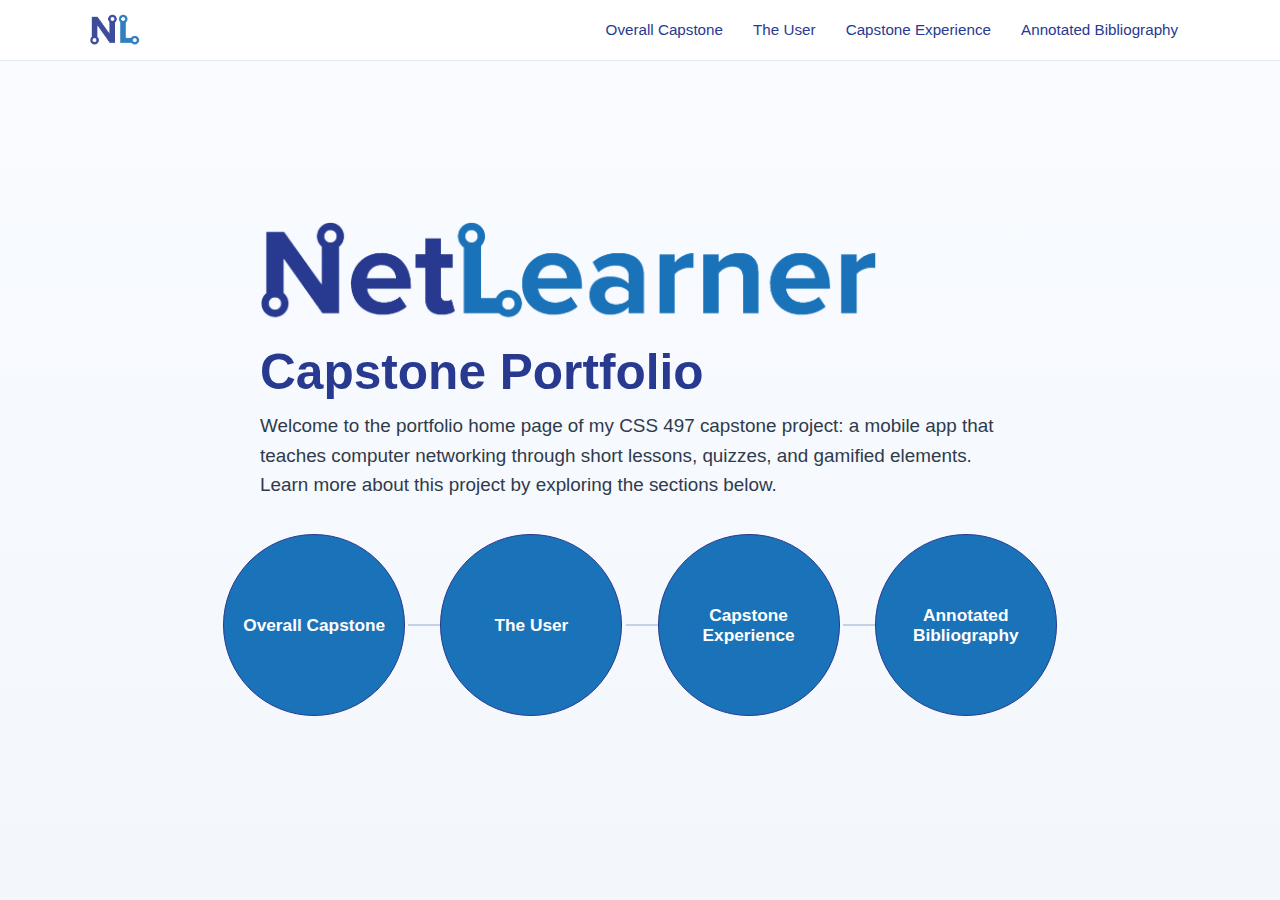
<file: index.html>
﻿<!doctype html>
<html lang="en">
<head>
  <meta charset="utf-8">
  <meta name="viewport" content="width=device-width, initial-scale=1">
  <title>NetLearner Capstone Portfolio</title>
  <link rel="stylesheet" href="styles/main.css">
  <script src="scripts/nav.js" defer></script>
</head>
<body>
  <div id="site-header"></div>

  <main class="home-main">
    <section class="home-hero">
      <div class="home-content">
        <div class="home-intro">
          <img class="home-hero-logo" src="images/netlearner-logo-trans.png" alt="NetLearner logo">
          <h1 class="home-title">Capstone Portfolio</h1>
          <p class="home-description">
            Welcome to the portfolio home page of my CSS 497 capstone project: a mobile app that teaches computer networking through short lessons, quizzes, and gamified elements. Learn more about this project by exploring the sections below.
          </p>
        </div>
        <nav aria-label="Major portfolio pages">
          <ul class="bubble-links">
            <li class="bubble-item"><a class="bubble-link" href="overall-capstone.html">Overall Capstone</a></li>
            <li class="bubble-item"><a class="bubble-link" href="the-user.html">The User</a></li>
            <li class="bubble-item"><a class="bubble-link" href="capstone-experience.html">Capstone Experience</a></li>
            <li class="bubble-item"><a class="bubble-link" href="annotated-bibliography.html">Annotated Bibliography</a></li>
          </ul>
        </nav>
      </div>
    </section>
  </main>
</body>
</html>
</file>
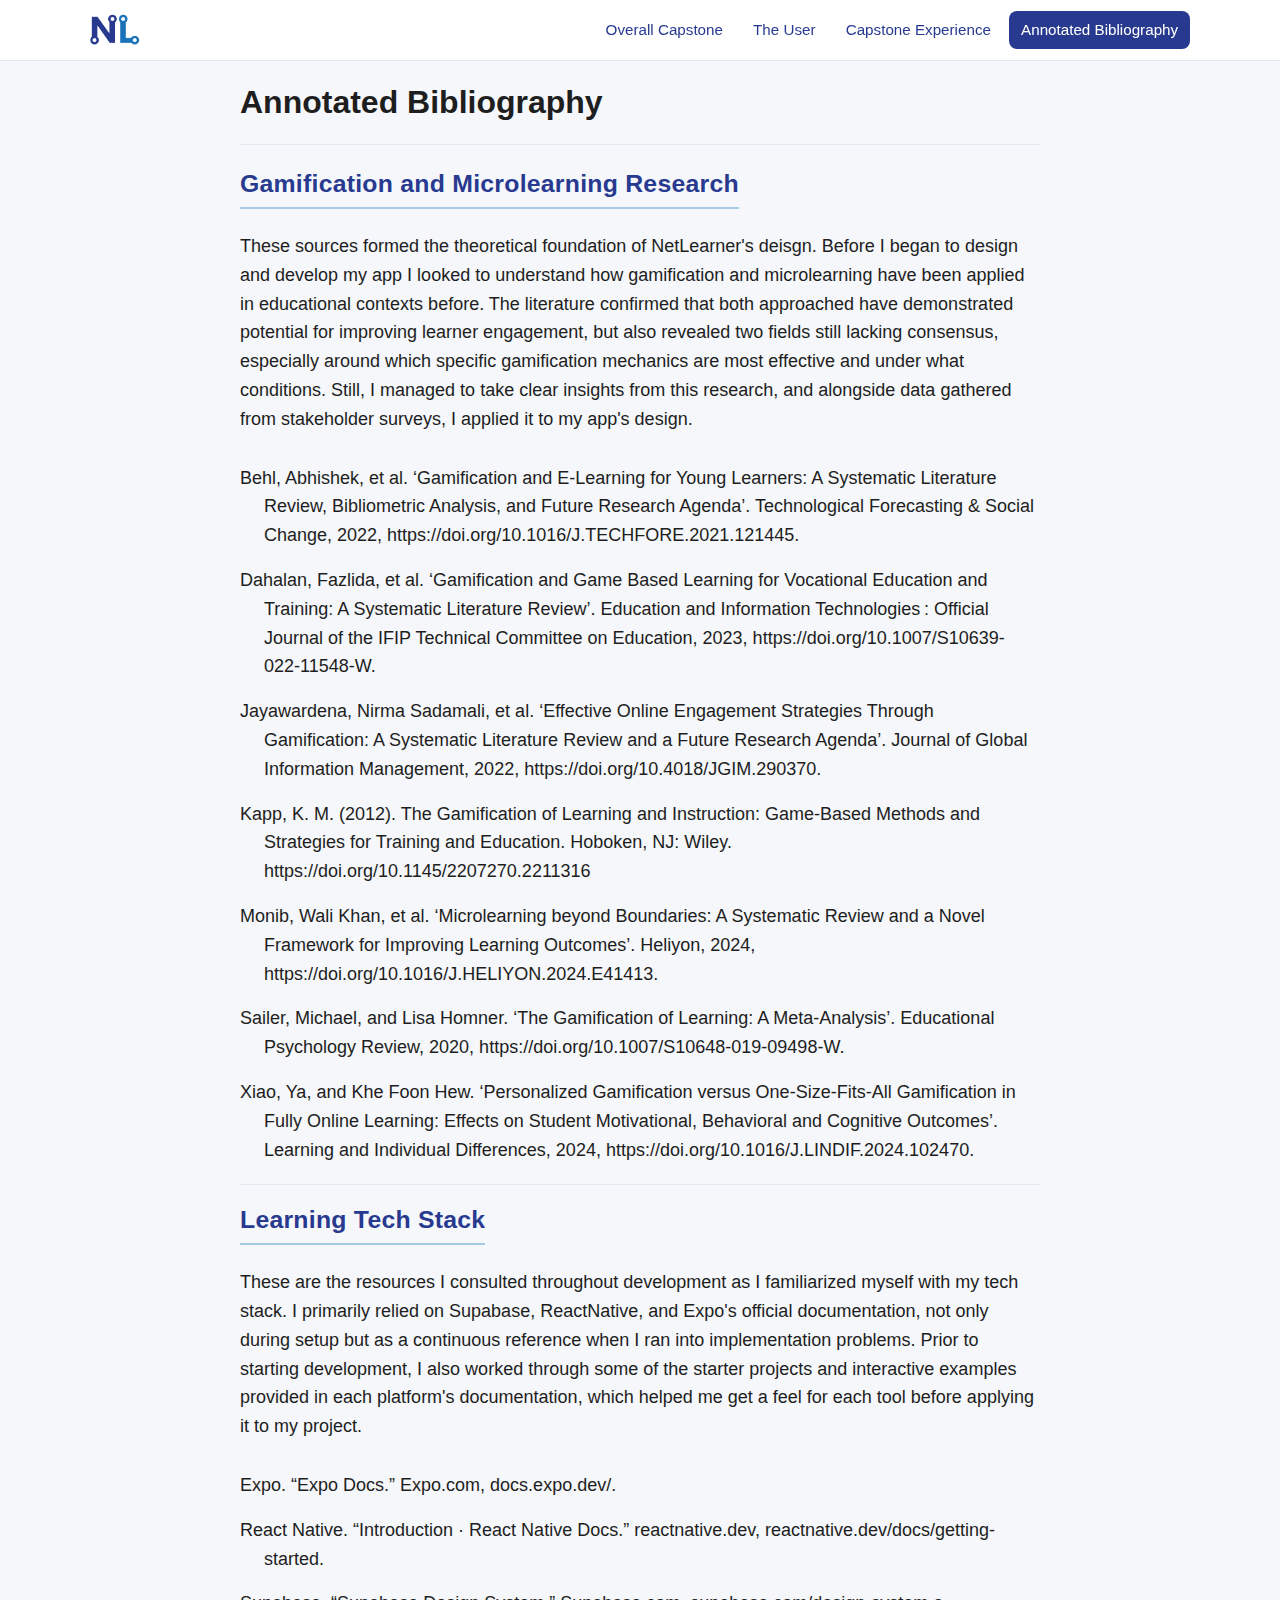
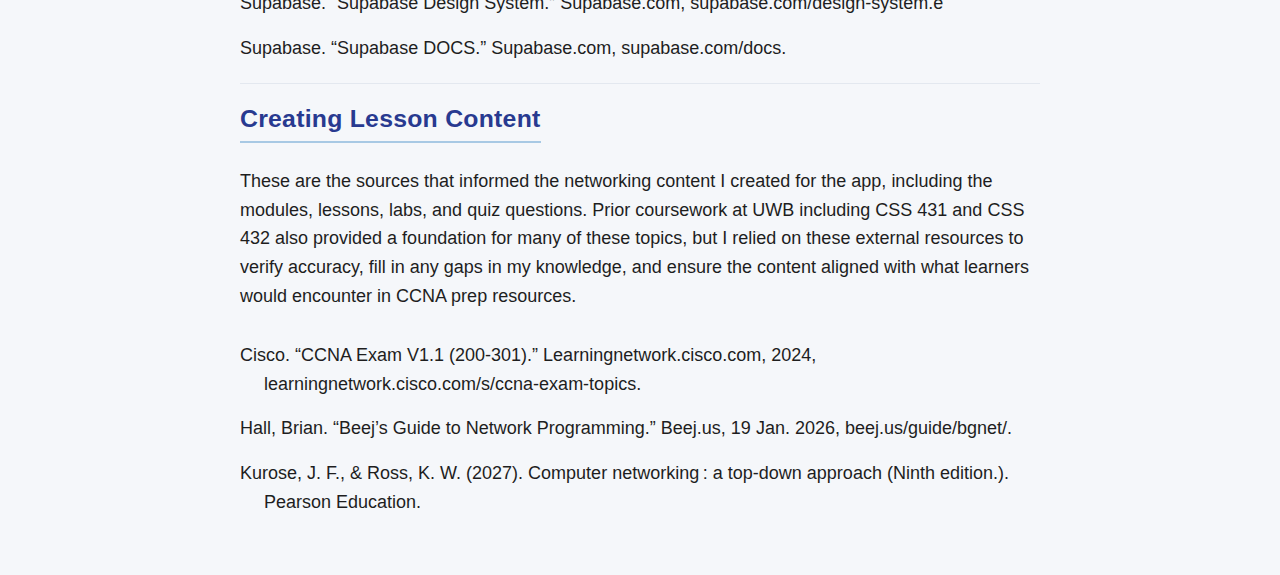
<file: annotated-bibliography.html>
﻿<!doctype html>
<html lang="en">
<head>
  <meta charset="utf-8">
  <meta name="viewport" content="width=device-width, initial-scale=1">
  <title>Annotated Bibliography | NetLearner Capstone Portfolio</title>
  <link rel="stylesheet" href="styles/main.css">
  <script src="scripts/nav.js" defer></script>
</head>
<body class="major-page">
  <div id="site-header"></div>

  <main class="container">
    <section class="page-hero">
      <h1>Annotated Bibliography</h1>
    </section>

    <section class="section-shell">
      <h2>Gamification and Microlearning Research</h2>
      <div class="section-content">
        <p>These sources formed the theoretical foundation of NetLearner's deisgn. Before I began to design and develop my app I looked to understand how gamification and microlearning have been applied in educational contexts before. The literature confirmed that both approached have demonstrated potential for improving learner engagement, but also revealed two fields still lacking consensus, especially around which specific gamification mechanics are most effective and under what conditions. Still, I managed to take clear insights from this research, and alongside data gathered from stakeholder surveys, I applied it to my app's design. </p>
        <p class="citation">Behl, Abhishek, et al. ‘Gamification and E-Learning for Young Learners: A Systematic Literature Review, Bibliometric Analysis, and Future Research Agenda’. Technological Forecasting & Social Change, 2022, https://doi.org/10.1016/J.TECHFORE.2021.121445.</p>
        <p class="citation">Dahalan, Fazlida, et al. ‘Gamification and Game Based Learning for Vocational Education and Training: A Systematic Literature Review’. Education and Information Technologies : Official Journal of the IFIP Technical Committee on Education, 2023, https://doi.org/10.1007/S10639-022-11548-W.</p>
        <p class="citation">Jayawardena, Nirma Sadamali, et al. ‘Effective Online Engagement Strategies Through Gamification: A Systematic Literature Review and a Future Research Agenda’. Journal of Global Information Management, 2022, https://doi.org/10.4018/JGIM.290370.</p>
        <p class="citation">Kapp, K. M. (2012). The Gamification of Learning and Instruction: Game-Based Methods and Strategies for Training and Education. Hoboken, NJ: Wiley. https://doi.org/10.1145/2207270.2211316</p>
        <p class="citation">Monib, Wali Khan, et al. ‘Microlearning beyond Boundaries: A Systematic Review and a Novel Framework for Improving Learning Outcomes’. Heliyon, 2024, https://doi.org/10.1016/J.HELIYON.2024.E41413.</p>
        <p class="citation">Sailer, Michael, and Lisa Homner. ‘The Gamification of Learning: A Meta-Analysis’. Educational Psychology Review, 2020, https://doi.org/10.1007/S10648-019-09498-W.</p>
        <p class="citation">Xiao, Ya, and Khe Foon Hew. ‘Personalized Gamification versus One-Size-Fits-All Gamification in Fully Online Learning: Effects on Student Motivational, Behavioral and Cognitive Outcomes’. Learning and Individual Differences, 2024, https://doi.org/10.1016/J.LINDIF.2024.102470.</p>
      </div>
    </section>

    <section class="section-shell">
      <h2>Learning Tech Stack</h2>
      <div class="section-content">
        <p>These are the resources I consulted throughout development as I familiarized myself with my tech stack. I primarily relied on Supabase, ReactNative, and Expo's official documentation, not only during setup but as a continuous reference when I ran into implementation problems. Prior to starting development, I also worked through some of the starter projects and interactive examples provided in each platform's documentation, which helped me get a feel for each tool before applying it to my project.
        <p class="citation">Expo. “Expo Docs.” Expo.com, docs.expo.dev/.</p>
        <p class="citation">React Native. “Introduction · React Native Docs.” reactnative.dev, reactnative.dev/docs/getting-started.</p>
        <p class="citation">Supabase. “Supabase Design System.” Supabase.com, supabase.com/design-system.e</p>
        <p class="citation">Supabase. “Supabase DOCS.” Supabase.com, supabase.com/docs.</p>
      </div>
    </section>

    <section class="section-shell">
      <h2>Creating Lesson Content</h2>
      <div class="section-content">
        <p>These are the sources that informed the networking content I created for the app, including the modules, lessons, labs, and quiz questions. Prior coursework at UWB including CSS 431 and CSS 432 also provided a foundation for many of these topics, but I relied on these external resources to verify accuracy, fill in any gaps in my knowledge, and ensure the content aligned with what learners would encounter in CCNA prep resources.</p>
        <p class="citation">Cisco. “CCNA Exam V1.1 (200-301).” Learningnetwork.cisco.com, 2024, learningnetwork.cisco.com/s/ccna-exam-topics.</p>
        <p class="citation">Hall, Brian. “Beej’s Guide to Network Programming.” Beej.us, 19 Jan. 2026, beej.us/guide/bgnet/.</p>
        <p class="citation">Kurose, J. F., & Ross, K. W. (2027). Computer networking : a top-down approach (Ninth edition.). Pearson Education.</p>
        
      </div>
    </section>

  </main>
</body>
</html>
</file>
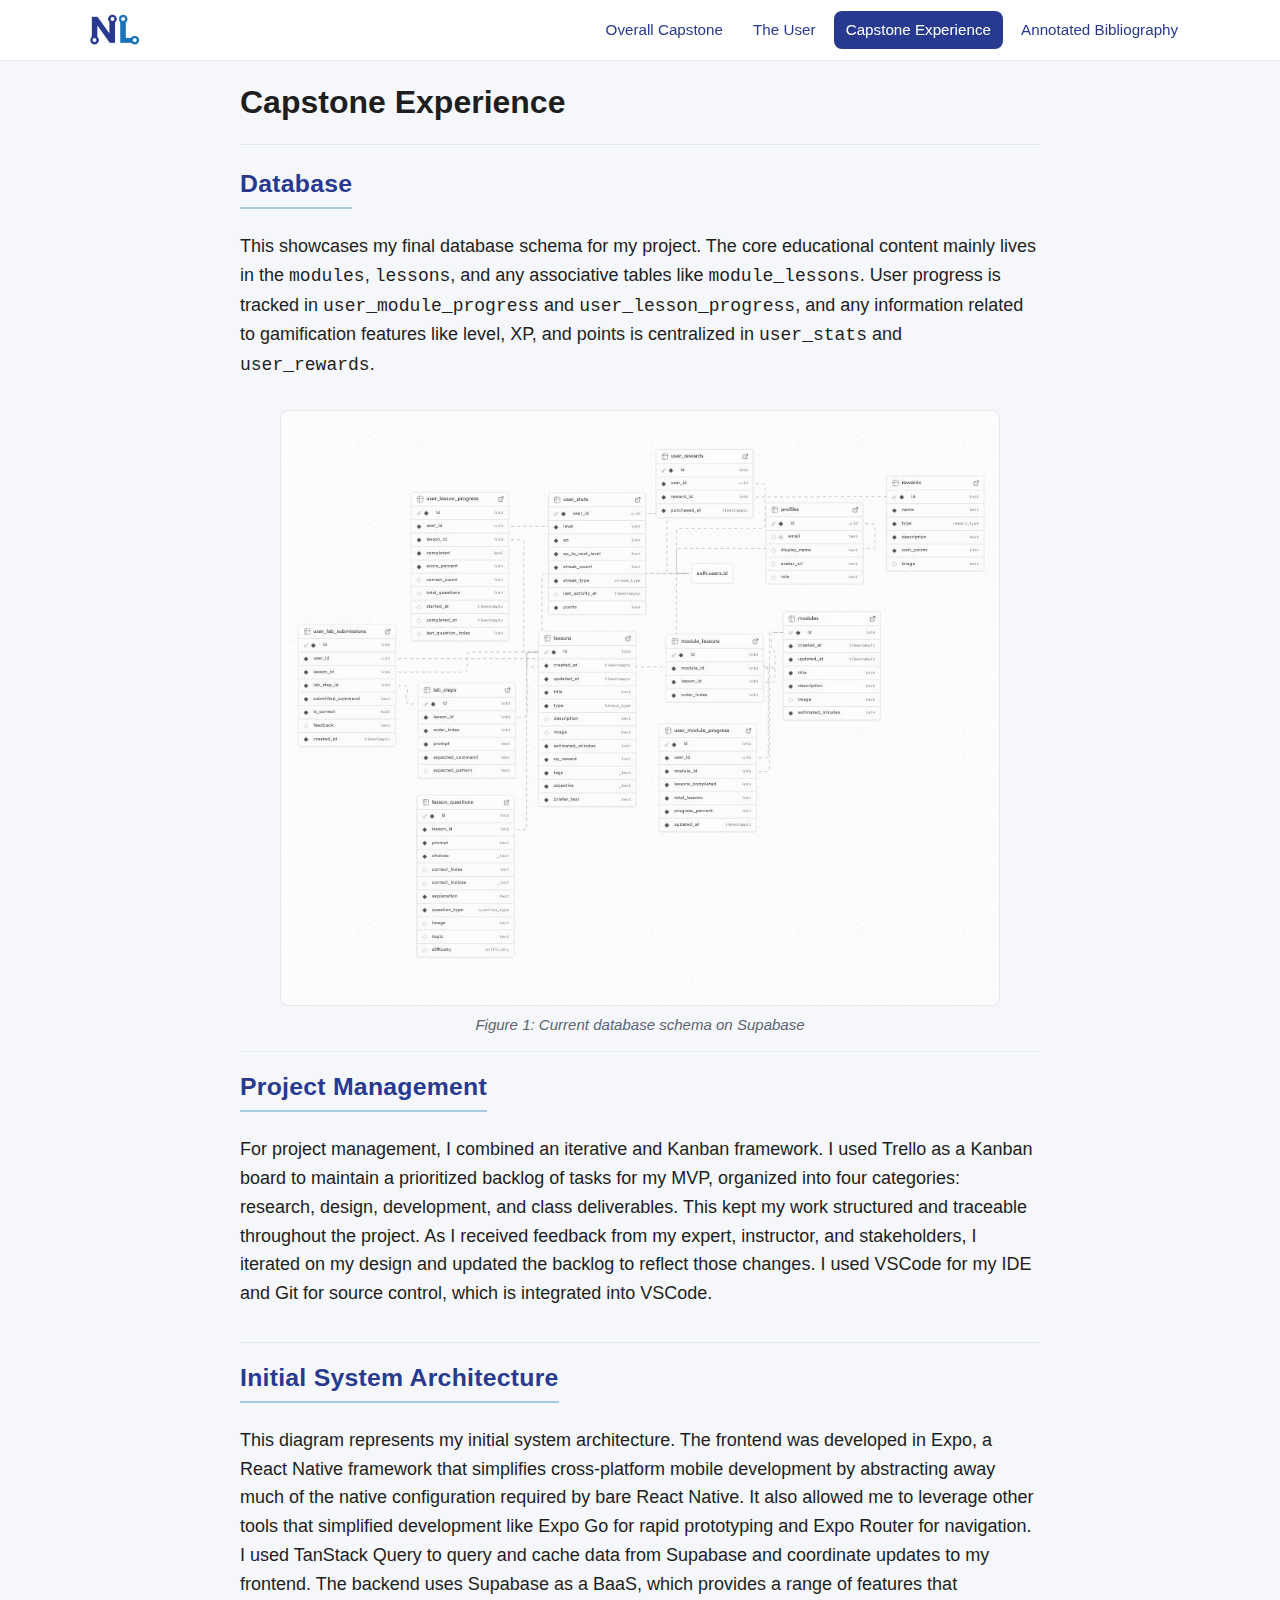
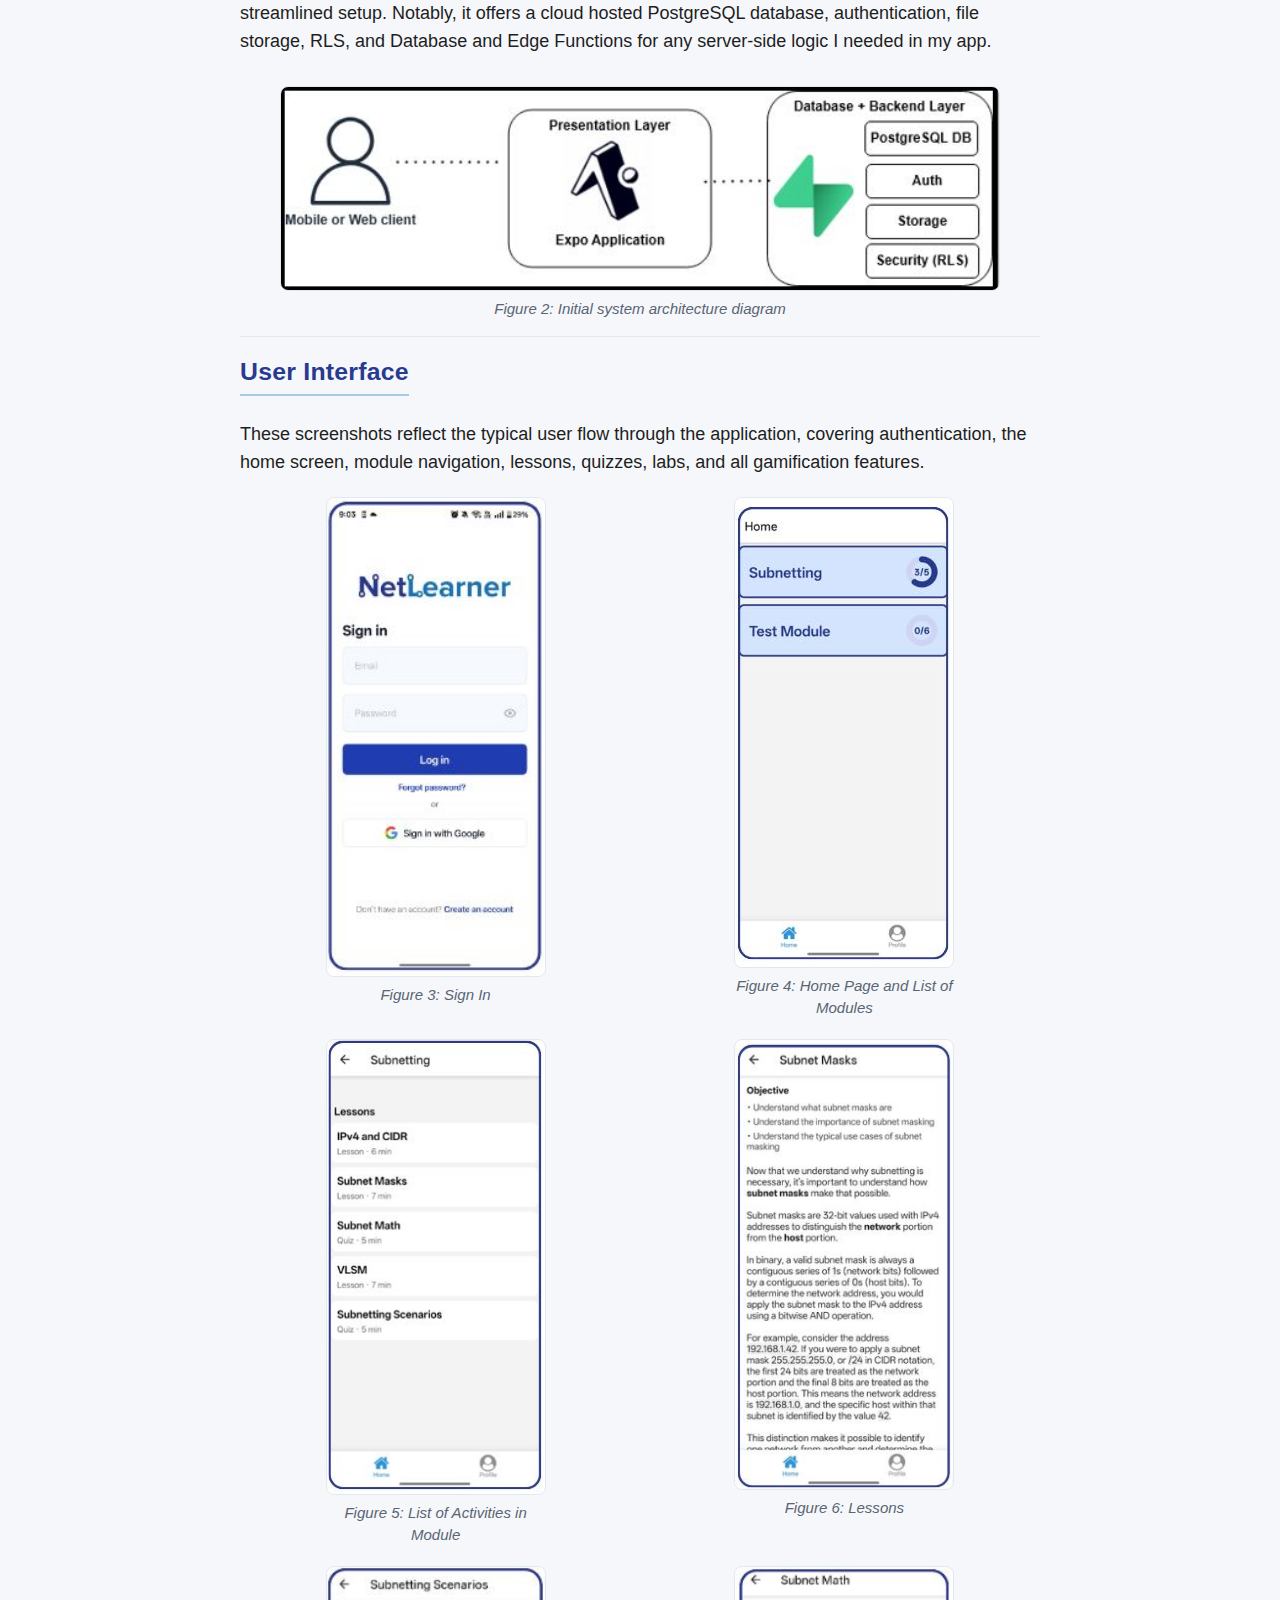
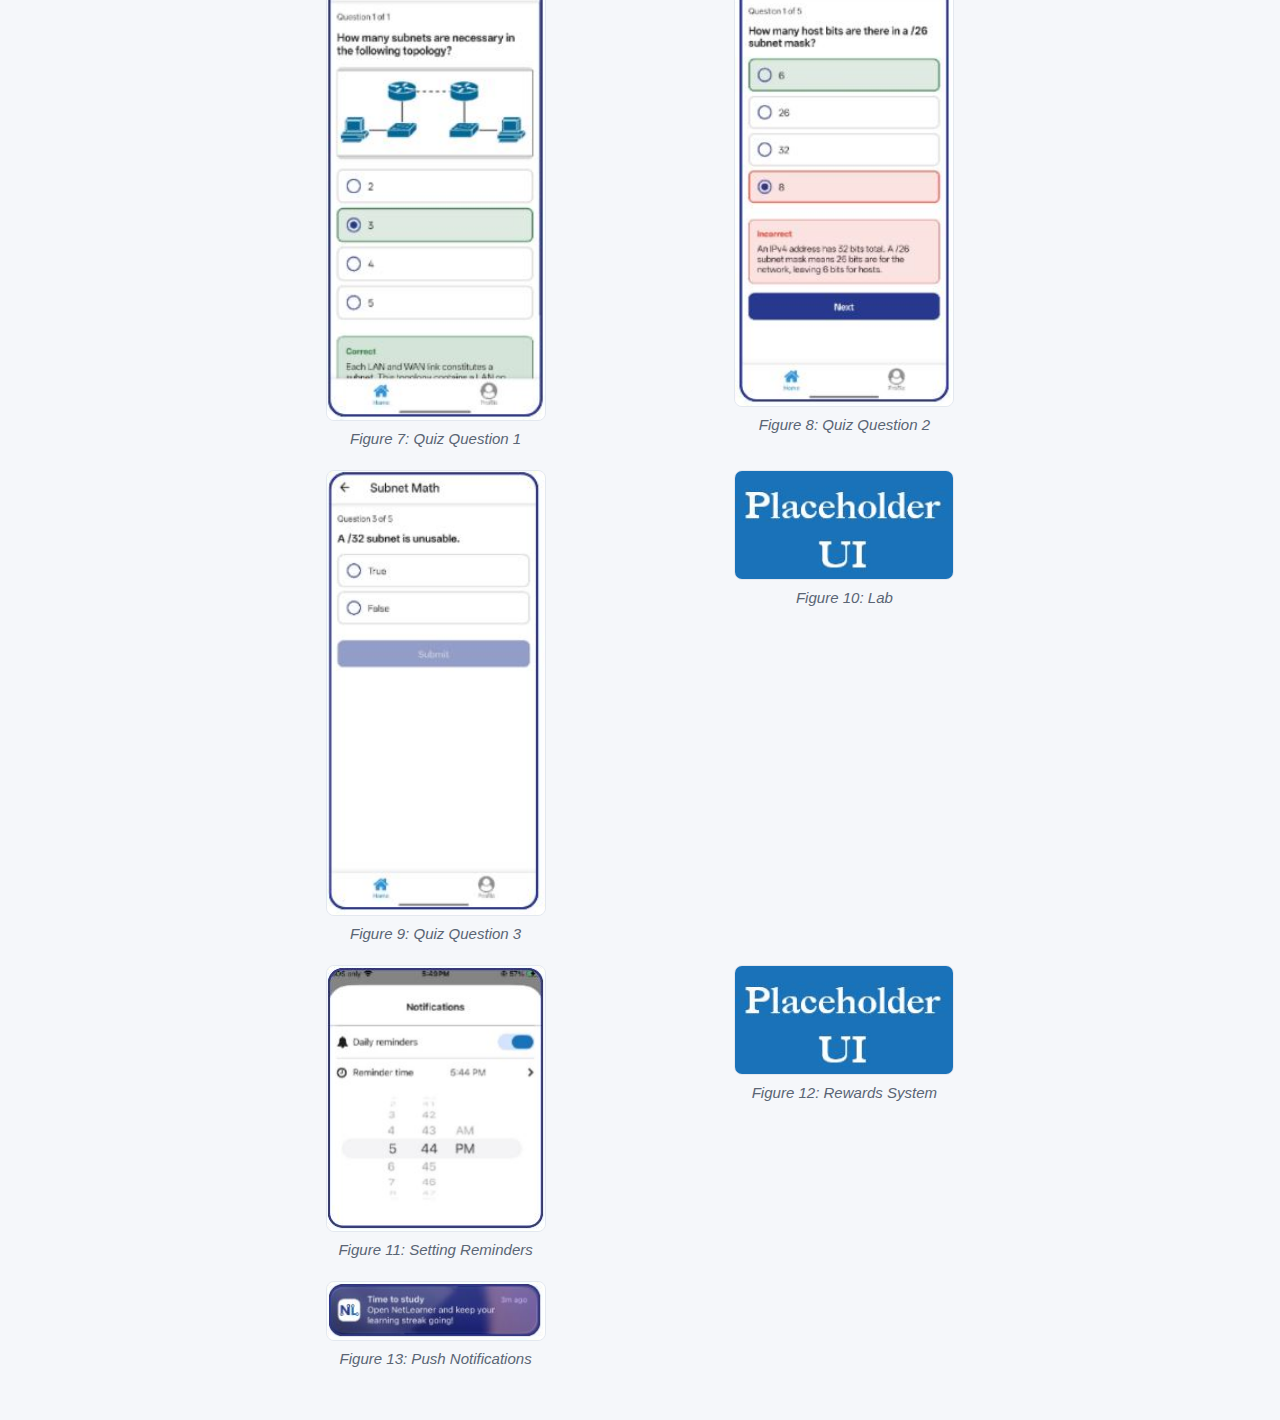
<file: capstone-experience.html>
﻿<!doctype html>
<html lang="en">
<head>
  <meta charset="utf-8">
  <meta name="viewport" content="width=device-width, initial-scale=1">
  <title>Capstone Experience | NetLearner Capstone Portfolio</title>
  <link rel="stylesheet" href="styles/main.css">
  <script src="scripts/nav.js" defer></script>
</head>
<body class="major-page">
  <div id="site-header"></div>

  <main class="container">
    <section class="page-hero">
      <h1>Capstone Experience</h1>
    </section>

    <section class="section-shell">
      <h2>Database</h2>
      <div class="section-content">
        <p>
          This showcases my final database schema for my project. The core educational content mainly lives in the <code>modules</code>, <code>lessons</code>, and any associative tables like <code>module_lessons</code>. User progress is tracked in <code>user_module_progress</code> and <code>user_lesson_progress</code>, and any information related to gamification features like level, XP, and points is centralized in <code>user_stats</code> and <code>user_rewards</code>.
        </p>
        <figure class="content-figure">
          <img src="images/supabaseimg1.JPG" alt="Final database schema" class="content-image">
          <figcaption>Figure 1: Current database schema on Supabase</figcaption>
        </figure>
      </div>
    </section>

    <section class="section-shell">
      <h2>Project Management</h2>
      <div class="section-content">
        <p>
          For project management, I combined an iterative and Kanban framework. I used Trello as a Kanban board to maintain a prioritized backlog of tasks for my MVP, organized into four categories: research, design, development, and class deliverables. This kept my work structured and traceable throughout the project. As I received feedback from my expert, instructor, and stakeholders, I iterated on my design and updated the backlog to reflect those changes. I used VSCode for my IDE and Git for source control, which is integrated into VSCode.
        </p>
      </div>
    </section>

    <section class="section-shell">
      <h2>Initial System Architecture</h2>
      <div class="section-content">
        <p>
          This diagram represents my initial system architecture. The frontend was developed in Expo, a React Native framework that simplifies cross-platform mobile development by abstracting away much of the native configuration required by bare React Native. It also allowed me to leverage other tools that simplified development like Expo Go for rapid prototyping and Expo Router for navigation. I used TanStack Query to query and cache data from Supabase and coordinate updates to my frontend. The backend uses Supabase as a BaaS, which provides a range of features that streamlined setup. Notably, it offers a cloud hosted PostgreSQL database, authentication, file storage, RLS, and Database and Edge Functions for any server-side logic I needed in my app.
        </p>
        <figure class="content-figure">
          <img src="images/initialarchitecture.JPG" alt="Initial system architecture" class="content-image">
          <figcaption>Figure 2: Initial system architecture diagram</figcaption>
        </figure>
      </div>
    </section>

    <section class="section-shell">
      <h2>User Interface</h2>
      <div class="section-content ui-gallery">
        <p>
          These screenshots reflect the typical user flow through the application, covering authentication, the home screen, module navigation, lessons, quizzes, labs, and all gamification features.
        </p>
        <figure class="content-figure">
          <img src="images/screen_signin.JPG" class="content-image">
          <figcaption>Figure 3: Sign In</figcaption>
        </figure>
        <figure class="content-figure">
          <img src="images/screen_modules.JPG" class="content-image">
          <figcaption>Figure 4: Home Page and List of Modules</figcaption>
        </figure>
        <figure class="content-figure">
          <img src="images/screen_lessonlist.JPG" class="content-image">
          <figcaption>Figure 5: List of Activities in Module</figcaption>
        </figure>
        <figure class="content-figure">
          <img src="images/screen_lessons.JPG" class="content-image">
          <figcaption>Figure 6: Lessons</figcaption>
        </figure>
        <figure class="content-figure">
          <img src="images/screen_multiplechoice.JPG" class="content-image">
          <figcaption>Figure 7: Quiz Question 1</figcaption>
        </figure>
                <figure class="content-figure">
          <img src="images/screen_multiplechoicewron.JPG" class="content-image">
          <figcaption>Figure 8: Quiz Question 2</figcaption>
        </figure>
        <figure class="content-figure">
          <img src="images/screen_truefalse.JPG" class="content-image">
          <figcaption>Figure 9: Quiz Question 3</figcaption>
        </figure>
        <figure class="content-figure">
          <img src="images/wip.JPG" class="content-image">
          <figcaption>Figure 10: Lab</figcaption>
        </figure>
        <figure class="content-figure">
          <img src="images/screen_reminders.JPG" class="content-image">
          <figcaption>Figure 11: Setting Reminders</figcaption>
        </figure>
        <figure class="content-figure">
          <img src="images/wip.JPG" class="content-image">
          <figcaption>Figure 12: Rewards System</figcaption>
        </figure>
        <figure class="content-figure">
          <img src="images/screen_notifications.JPG" class="content-image">
          <figcaption>Figure 13: Push Notifications</figcaption>
        </figure>
      </div>
    </section>
  </main>
</body>
</html>
</file>
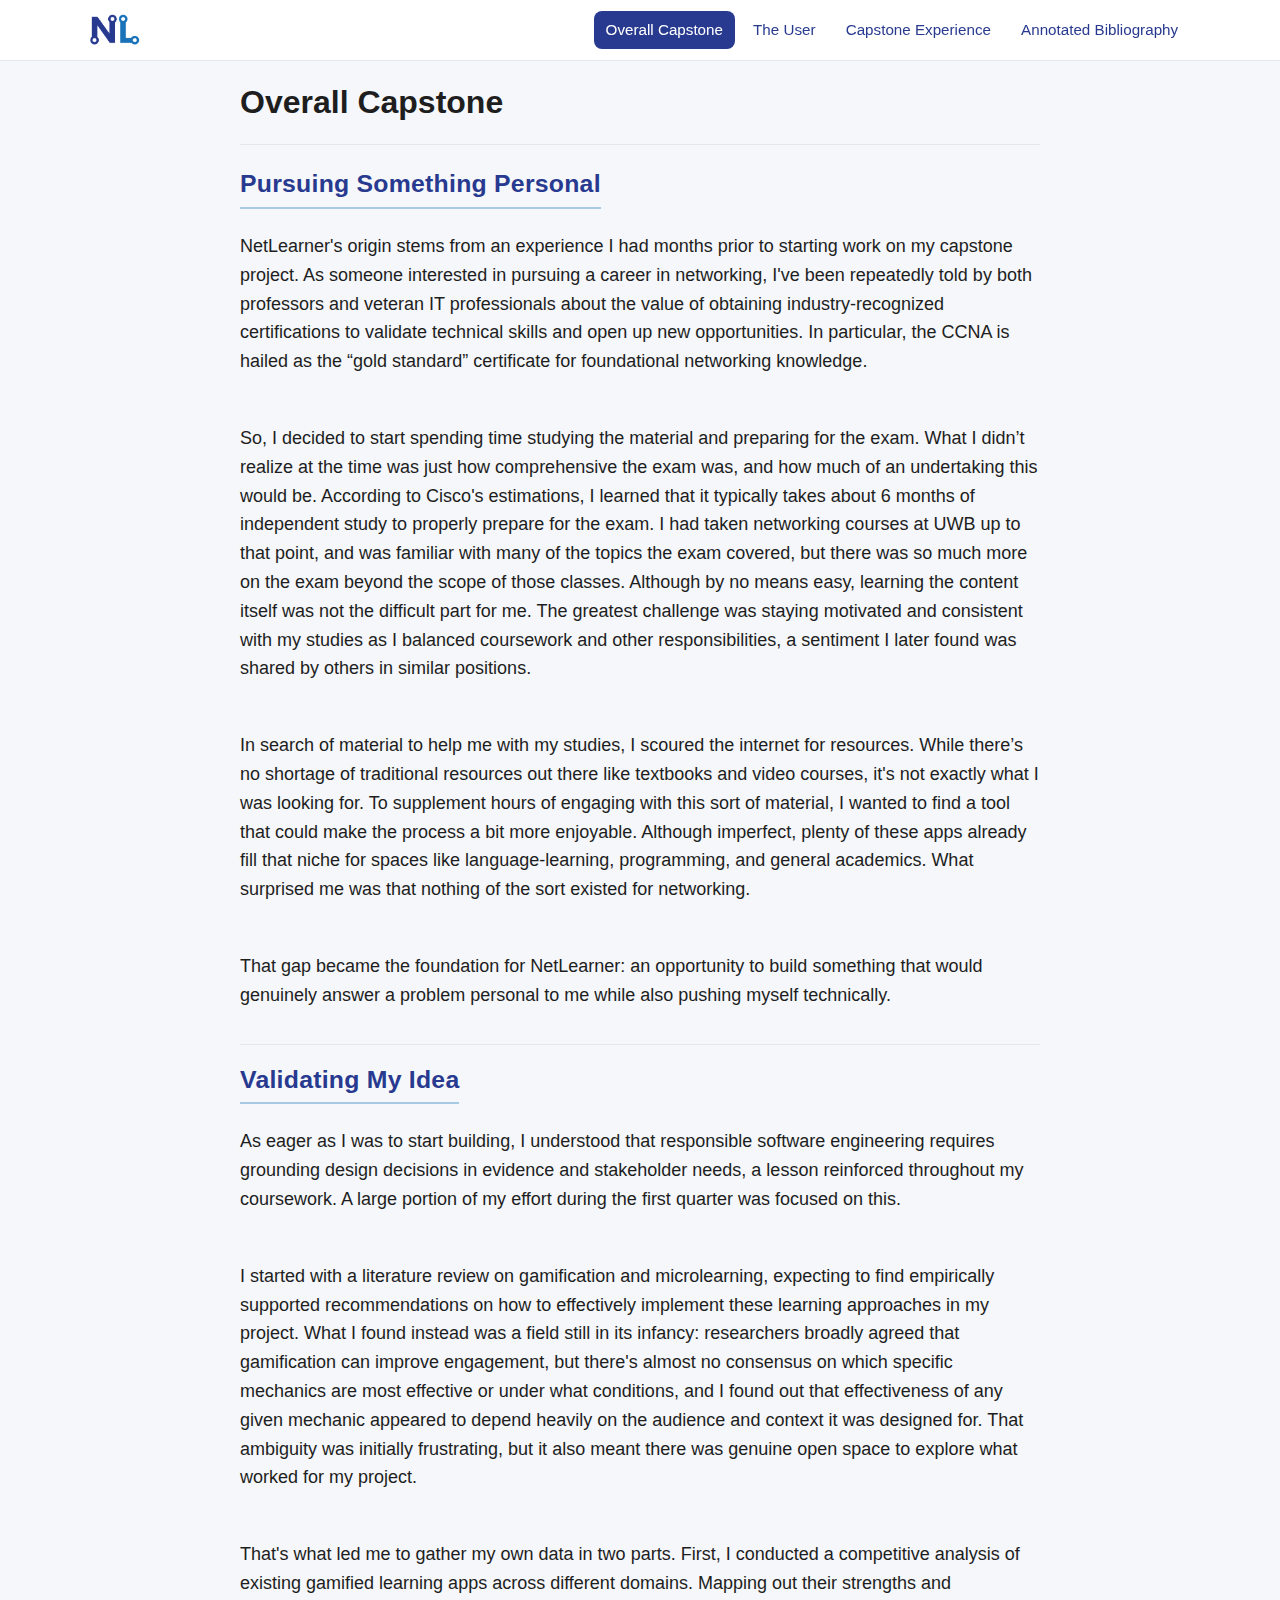
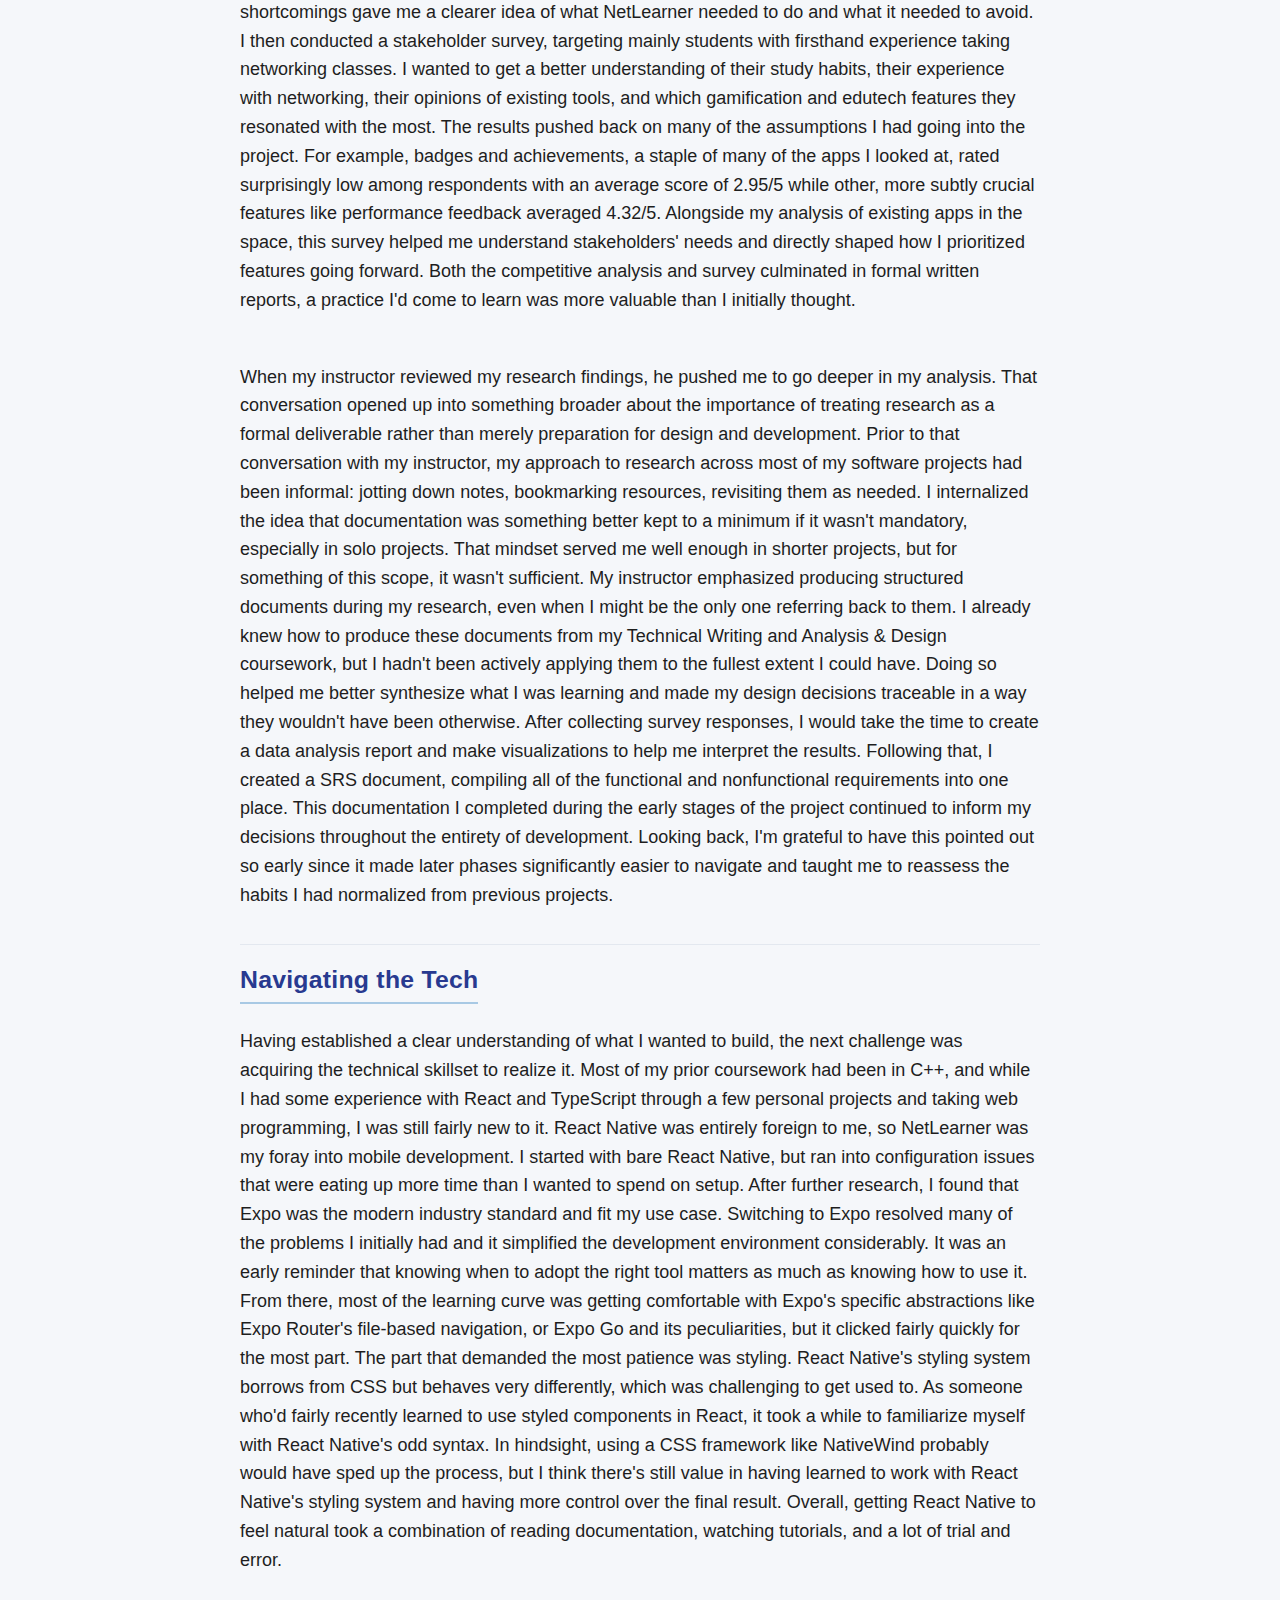
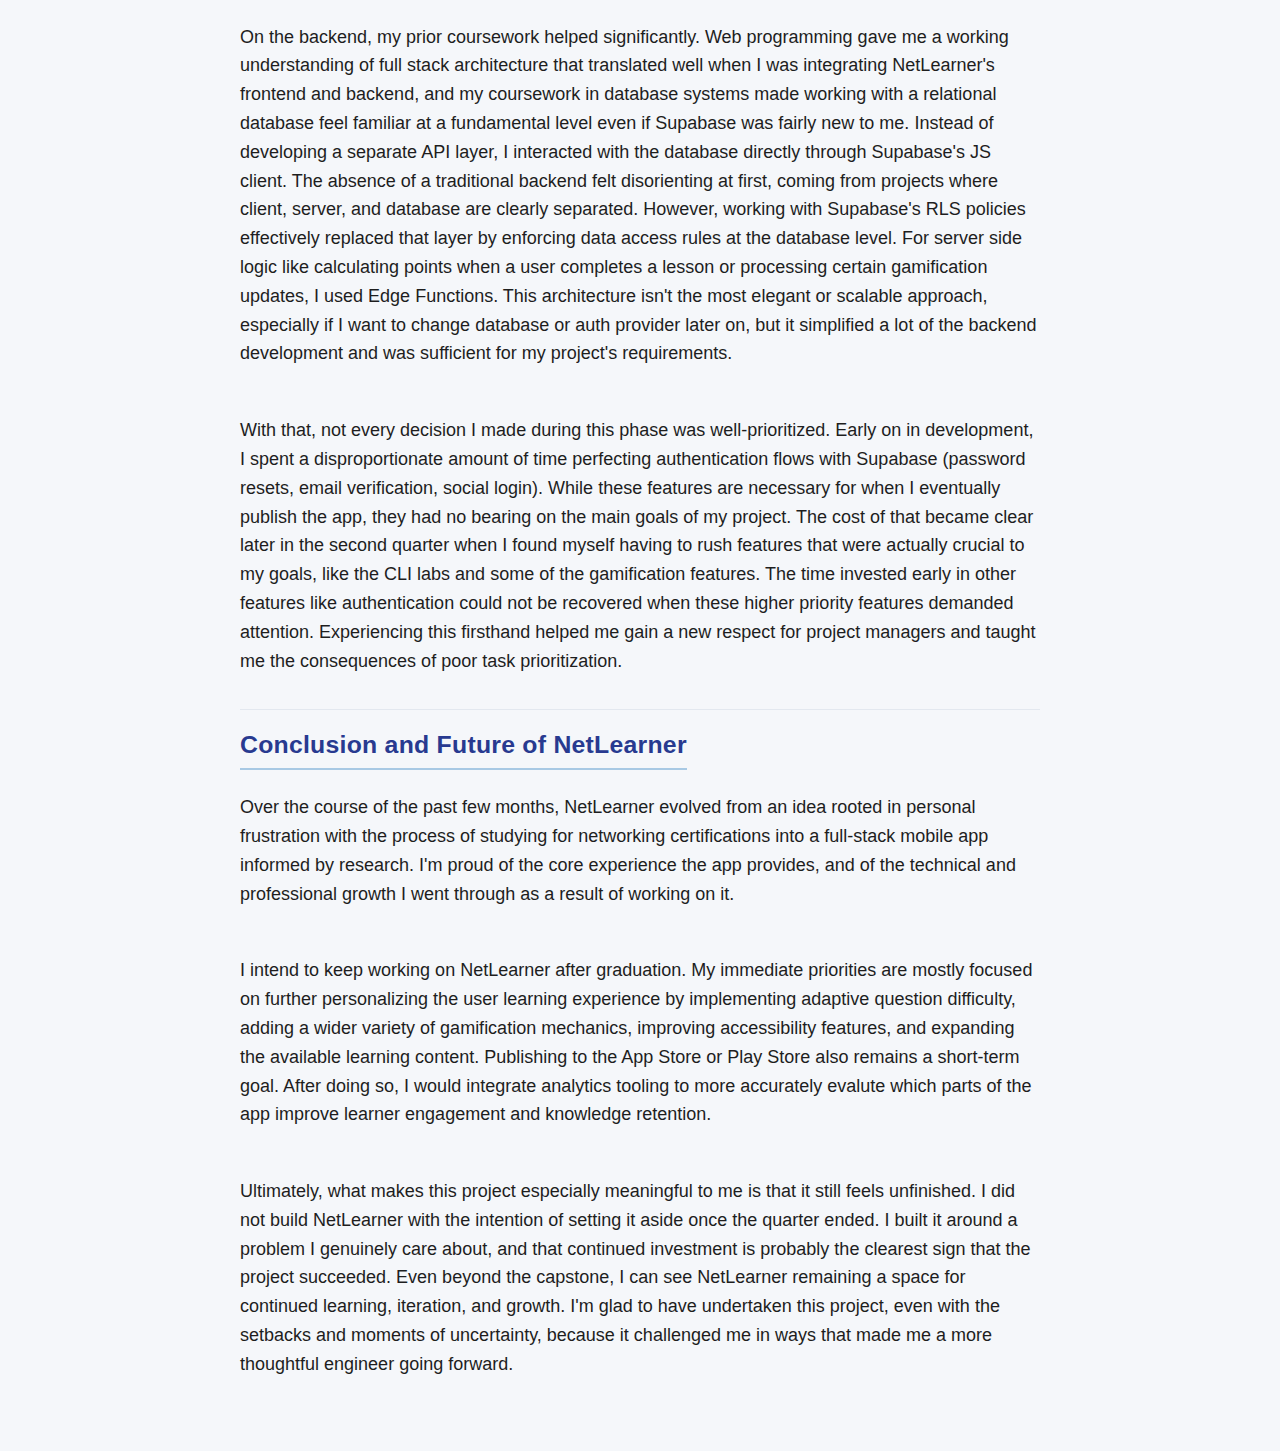
<file: overall-capstone.html>
﻿<!doctype html>
<html lang="en">
<head>
  <meta charset="utf-8">
  <meta name="viewport" content="width=device-width, initial-scale=1">
  <title>Overall Capstone | NetLearner Capstone Portfolio</title>
  <link rel="stylesheet" href="styles/main.css">
  <script src="scripts/nav.js" defer></script>
</head>
<body class="major-page">
  <div id="site-header"></div>

  <main class="container">
    <section class="page-hero">
      <h1>Overall Capstone</h1>
    </section>

    <section class="section-shell">
      <h2>Pursuing Something Personal</h2>
      <div class="section-content">
        <p>
          NetLearner's origin stems from an experience I had months prior to starting work on my capstone project. As someone interested in pursuing a career in networking, I've been repeatedly told by both professors and veteran IT professionals about the value of obtaining industry-recognized certifications to validate technical skills and open up new opportunities. In particular, the CCNA is hailed as the “gold standard” certificate for foundational networking knowledge. 
        </p>
        <p>
          So, I decided to start spending time studying the material and preparing for the exam. What I didn’t realize at the time was just how comprehensive the exam was, and how much of an undertaking this would be. According to Cisco's estimations, I learned that it typically takes about 6 months of independent study to properly prepare for the exam. I had taken networking courses at UWB up to that point, and was familiar with many of the topics the exam covered, but there was so much more on the exam beyond the scope of those classes. Although by no means easy, learning the content itself was not the difficult part for me. The greatest challenge was staying motivated and consistent with my studies as I balanced coursework and other responsibilities, a sentiment I later found was shared by others in similar positions.
        </p>
        <p>
          In search of material to help me with my studies, I scoured the internet for resources. While there’s no shortage of traditional resources out there like textbooks and video courses, it's not exactly what I was looking for. To supplement hours of engaging with this sort of material, I wanted to find a tool that could make the process a bit more enjoyable. Although imperfect, plenty of these apps already fill that niche for spaces like language-learning, programming, and general academics. What surprised me was that nothing of the sort existed for networking.
        </p>
        <p>
          That gap became the foundation for NetLearner: an opportunity to build something that would genuinely answer a problem personal to me while also pushing myself technically.
        </p>
      </div>
    </section>

    <section class="section-shell">
      <h2>Validating My Idea</h2>
      <div class="section-content">
        <p>
          As eager as I was to start building, I understood that responsible software engineering requires grounding design decisions in evidence and stakeholder needs, a lesson reinforced throughout my coursework. A large portion of my effort during the first quarter was focused on this. 
        </p>
        <p>
          I started with a literature review on gamification and microlearning, expecting to find empirically supported recommendations on how to effectively implement these learning approaches in my project. What I found instead was a field still in its infancy: researchers broadly agreed that gamification can improve engagement, but there's almost no consensus on which specific mechanics are most effective or under what conditions, and I found out that effectiveness of any given mechanic appeared to depend heavily on the audience and context it was designed for. That ambiguity was initially frustrating, but it also meant there was genuine open space to explore what worked for my project.
        </p> 
        <p>
          That's what led me to gather my own data in two parts. First, I conducted a competitive analysis of existing gamified learning apps across different domains. Mapping out their strengths and shortcomings gave me a clearer idea of what NetLearner needed to do and what it needed to avoid. I then conducted a stakeholder survey, targeting mainly students with firsthand experience taking networking classes. I wanted to get a better understanding of their study habits, their experience with networking, their opinions of existing tools, and which gamification and edutech features they resonated with the most. The results pushed back on many of the assumptions I had going into the project. For example, badges and achievements, a staple of many of the apps I looked at, rated surprisingly low among respondents with an average score of 2.95/5 while other, more subtly crucial features like performance feedback averaged 4.32/5. Alongside my analysis of existing apps in the space, this survey helped me understand stakeholders' needs and directly shaped how I prioritized features going forward. Both the competitive analysis and survey culminated in formal written reports, a practice I'd come to learn was more valuable than I initially thought.
        </p>
        <p>
          When my instructor reviewed my research findings, he pushed me to go deeper in my analysis. That conversation opened up into something broader about the importance of treating research as a formal deliverable rather than merely preparation for design and development. Prior to that conversation with my instructor, my approach to research across most of my software projects had been informal: jotting down notes, bookmarking resources, revisiting them as needed. I internalized the idea that documentation was something better kept to a minimum if it wasn't mandatory, especially in solo projects. That mindset served me well enough in shorter projects, but for something of this scope, it wasn't sufficient. My instructor emphasized producing structured documents during my research, even when I might be the only one referring back to them. I already knew how to produce these documents from my Technical Writing and Analysis & Design coursework, but I hadn't been actively applying them to the fullest extent I could have. Doing so helped me better synthesize what I was learning and made my design decisions traceable in a way they wouldn't have been otherwise. After collecting survey responses, I would take the time to create a data analysis report and make visualizations to help me interpret the results. Following that, I created a SRS document, compiling all of the functional and nonfunctional requirements into one place. This documentation I completed during the early stages of the project continued to inform my decisions throughout the entirety of development. Looking back, I'm grateful to have this pointed out so early since it made later phases significantly easier to navigate and taught me to reassess the habits I had normalized from previous projects.
        </p>
      </div>
    </section>

    <section class="section-shell">
      <h2>Navigating the Tech</h2>
      <div class="section-content">
        <p>
          Having established a clear understanding of what I wanted to build, the next challenge was acquiring the technical skillset to realize it. Most of my prior coursework had been in C++, and while I had some experience with React and TypeScript through a few personal projects and taking web programming, I was still fairly new to it. React Native was entirely foreign to me, so NetLearner was my foray into mobile development. I started with bare React Native, but ran into configuration issues that were eating up more time than I wanted to spend on setup. After further research, I found that Expo was the modern industry standard and fit my use case. Switching to Expo resolved many of the problems I initially had and it simplified the development environment considerably. It was an early reminder that knowing when to adopt the right tool matters as much as knowing how to use it. From there, most of the learning curve was getting comfortable with Expo's specific abstractions like Expo Router's file-based navigation, or Expo Go and its peculiarities, but it clicked fairly quickly for the most part. The part that demanded the most patience was styling. React Native's styling system borrows from CSS but behaves very differently, which was challenging to get used to. As someone who'd fairly recently learned to use styled components in React, it took a while to familiarize myself with React Native's odd syntax. In hindsight, using a CSS framework like NativeWind probably would have sped up the process, but I think there's still value in having learned to work with React Native's styling system and having more control over the final result. Overall, getting React Native to feel natural took a combination of reading documentation, watching tutorials, and a lot of trial and error.
        </p>
        <p>
          On the backend, my prior coursework helped significantly. Web programming gave me a working understanding of full stack architecture that translated well when I was integrating NetLearner's frontend and backend, and my coursework in database systems made working with a relational database feel familiar at a fundamental level even if Supabase was fairly new to me. Instead of developing a separate API layer, I interacted with the database directly through Supabase's JS client. The absence of a traditional backend felt disorienting at first, coming from projects where client, server, and database are clearly separated. However, working with Supabase's RLS policies effectively replaced that layer by enforcing data access rules at the database level. For server side logic like calculating points when a user completes a lesson or processing certain gamification updates, I used Edge Functions. This architecture isn't the most elegant or scalable approach, especially if I want to change database or auth provider later on, but it simplified a lot of the backend development and was sufficient for my project's requirements.
        </p>
        <p>
          With that, not every decision I made during this phase was well-prioritized. Early on in development, I spent a disproportionate amount of time perfecting authentication flows with Supabase (password resets, email verification, social login). While these features are necessary for when I eventually publish the app, they had no bearing on the main goals of my project. The cost of that became clear later in the second quarter when I found myself having to rush features that were actually crucial to my goals, like the CLI labs and some of the gamification features. The time invested early in other features like authentication could not be recovered when these higher priority features demanded attention. Experiencing this firsthand helped me gain a new respect for project managers and taught me the consequences of poor task prioritization.
        </p>
      </div>
    </section>
        <section class="section-shell">
      <h2>Conclusion and Future of NetLearner</h2>
      <div class="section-content">
        <p>
          Over the course of the past few months, NetLearner evolved from an idea rooted in personal frustration with the process of studying for networking certifications into a full-stack mobile app informed by research. I'm proud of the core experience the app provides, and of the technical and professional growth I went through as a result of working on it.
        </p>
        <p>
          I intend to keep working on NetLearner after graduation. My immediate priorities are mostly focused on further personalizing the user learning experience by implementing adaptive question difficulty, adding a wider variety of gamification mechanics, improving accessibility features, and expanding the available learning content. Publishing to the App Store or Play Store also remains a short-term goal. After doing so, I would integrate analytics tooling to more accurately evalute which parts of the app improve learner engagement and knowledge retention.
        </p>
        <p>
          Ultimately, what makes this project especially meaningful to me is that it still feels unfinished. I did not build NetLearner with the intention of setting it aside once the quarter ended. I built it around a problem I genuinely care about, and that continued investment is probably the clearest sign that the project succeeded. Even beyond the capstone, I can see NetLearner remaining a space for continued learning, iteration, and growth. I'm glad to have undertaken this project, even with the setbacks and moments of uncertainty, because it challenged me in ways that made me a more thoughtful engineer going forward.
        </p>
      </div>
    </section>
  </main>
</body>
</html>
</file>
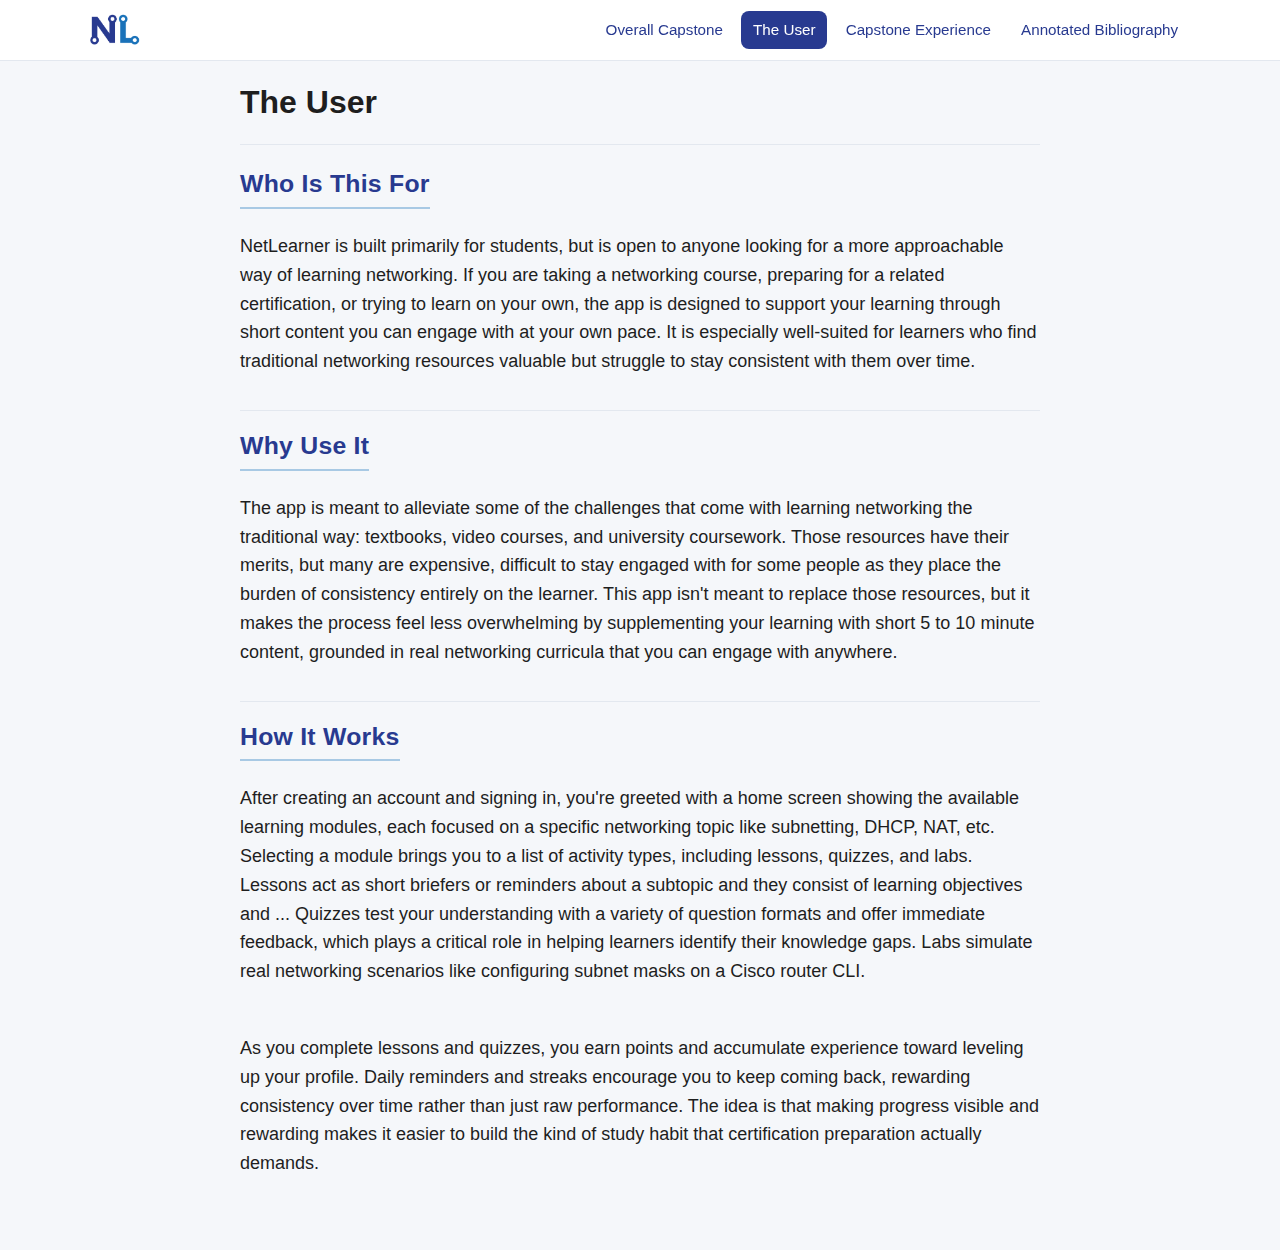
<file: the-user.html>
﻿<!doctype html>
<html lang="en">
<head>
  <meta charset="utf-8">
  <meta name="viewport" content="width=device-width, initial-scale=1">
  <title>The User | NetLearner Capstone Portfolio</title>
  <link rel="stylesheet" href="styles/main.css">
  <script src="scripts/nav.js" defer></script>
</head>
<body class="major-page">
  <div id="site-header"></div>

  <main class="container">
    <section class="page-hero">
      <h1>The User</h1>
    </section>

    <section class="section-shell">
      <h2>Who Is This For</h2>
      <div class="section-content">
        <p>
          NetLearner is built primarily for students, but is open to anyone looking for a more approachable way of learning networking. If you are taking a networking course, preparing for a related certification, or trying to learn on your own, the app is designed to support your learning through short content you can engage with at your own pace. It is especially well-suited for learners who find traditional networking resources valuable but struggle to stay consistent with them over time.
        </p>
      </div>
    </section>

    <section class="section-shell">
      <h2>Why Use It</h2>
      <div class="section-content">
        <p>
          The app is meant to alleviate some of the challenges that come with learning networking the traditional way: textbooks, video courses, and university coursework. Those resources have their merits, but many are expensive, difficult to stay engaged with for some people as they place the burden of consistency entirely on the learner. This app isn't meant to replace those resources, but it makes the process feel less overwhelming by supplementing your learning with short 5 to 10 minute content, grounded in real networking curricula that you can engage with anywhere.
        </p>
      </div>
    </section>

    <section class="section-shell">
      <h2>How It Works</h2>
      <div class="section-content">
        <p>
          After creating an account and signing in, you're greeted with a home screen showing the available learning modules, each focused on a specific networking topic like subnetting, DHCP, NAT, etc. Selecting a module brings you to a list of activity types, including lessons, quizzes, and labs. Lessons act as short briefers or reminders about a subtopic and they consist of learning objectives and ... Quizzes test your understanding with a variety of question formats and offer immediate feedback, which plays a critical role in helping learners identify their knowledge gaps. Labs simulate real networking scenarios like configuring subnet masks on a Cisco router CLI.
        </p>
        <p>
          As you complete lessons and quizzes, you earn points and accumulate experience toward leveling up your profile. Daily reminders and streaks encourage you to keep coming back, rewarding consistency over time rather than just raw performance. The idea is that making progress visible and rewarding makes it easier to build the kind of study habit that certification preparation actually demands.
        </p>
      </div>
    </section>
  </main>
</body>
</html>
</file>
<file: styles/main.css>
﻿:root {
  --brand-blue: #1a72b9;
  --brand-indigo: #283a90;
  --white: #ffffff;
  --ink: #1e1e1e;
  --gray: #d9d9d9;

  --bg-deep: #f5f7fa;
  --bg-mid: #fafbfd;
  --surface: #ffffff;
  --surface-soft: #f7f9fc;
  --text: #1e1e1e;
  --muted: #5a6574;
  --accent: #1a72b9;
  --accent-strong: #283a90;
  --border: #e3e8ef;
  --shadow: 0 2px 10px rgba(30, 30, 30, 0.05);
  --radius: 10px;
}

* {
  box-sizing: border-box;
}

html {
  scroll-behavior: smooth;
}

body {
  margin: 0;
  font-family: "Segoe UI", Tahoma, Geneva, Verdana, sans-serif;
  background: var(--bg-deep);
  color: var(--text);
  line-height: 1.55;
}

.container {
  width: min(1000px, 92vw);
  margin: 0 auto;
  padding: 1.4rem 0 2.4rem;
}

.major-page p {
  font-size: 1.125rem;
  line-height: 1.6;
}

.major-page .container {
  width: min(800px, 90vw);
}

.home-main {
  min-height: calc(100vh - 64px);
  display: grid;
  align-items: center;
}

.site-header {
  position: sticky;
  top: 0;
  z-index: 100;
  border-bottom: 1px solid var(--border);
  background: rgba(255, 255, 255, 0.98);
}

.nav-shell {
  width: min(1100px, 94vw);
  margin: 0 auto;
  display: flex;
  align-items: center;
  justify-content: space-between;
  gap: 1rem;
  padding: 0.7rem 0;
}

.brand {
  display: inline-flex;
  align-items: center;
  text-decoration: none;
}

.brand-logo {
  display: block;
  height: 34px;
  width: auto;
}

.brand[aria-current="page"] {
  opacity: 0.9;
}

.citation {
  margin: 0 0 0.5rem;
  padding-left: 1.5rem;
  text-indent: -1.5rem;
  line-height: 1.5;
  margin-bottom: 0.25rem;
}


.nav-toggle {
  display: none;
  border: 1px solid var(--border);
  border-radius: 8px;
  padding: 0.4rem 0.65rem;
  background: var(--white);
  color: var(--accent-strong);
  font: inherit;
  cursor: pointer;
}

.nav-menu {
  margin: 0;
  padding: 0;
  list-style: none;
  display: flex;
  align-items: center;
  gap: 0.4rem;
}

.nav-link {
  display: inline-block;
  text-decoration: none;
  color: var(--accent-strong);
  border-radius: 8px;
  padding: 0.38rem 0.68rem;
  border: 1px solid transparent;
  font-size: 0.95rem;
}

.nav-link:hover {
  background: #edf4ff;
  border-color: var(--border);
}

.nav-link[aria-current="page"] {
  background: var(--accent-strong);
  color: var(--white);
  font-weight: 500;
}

.page-hero,
.section-shell {
  background: var(--surface);
  border: 1px solid var(--border);
  border-radius: var(--radius);
  box-shadow: var(--shadow);
}

.page-hero {
  padding: 1.35rem;
  margin-bottom: 1rem;
}

.home-hero {
  min-height: 100%;
  width: 100%;
  padding: 0 clamp(1.1rem, 4vw, 3rem);
  display: grid;
  align-items: center;
  background: linear-gradient(180deg, #f9fbff 0%, #f3f7fc 100%);
  border: none;
  border-radius: 0;
  box-shadow: none;
  margin: 0;
}

.home-content {
  width: min(1000px, 100%);
  margin: 0 auto;
  padding: 1.2rem 0;
  display: flex;
  flex-direction: column;
  align-items: center;
}

.home-intro {
  width: min(760px, 100%);
}

.home-hero-logo {
  display: block;
  width: min(620px, 100%);
  height: auto;
  margin: 0 0 1.1rem;
}

.home-title {
  color: var(--accent-strong);
  font-size: clamp(2rem, 5vw, 3.1rem);
  line-height: 1.12;
  margin-bottom: 0.7rem;
}

.home-description {
  width: 100%;
  margin: 0;
  text-align: left;
  font-size: clamp(1.02rem, 1.6vw, 1.18rem);
  color: #2f3b4c;
}

h1 {
  margin: 0 0 0.5rem;
  line-height: 1.2;
  color: var(--text);
  font-weight: 650;
}

.section-shell {
  padding: 1.1rem;
  margin-bottom: 0.85rem;
}

.section-shell h2 {
  margin-top: 0;
  color: var(--text);
  font-weight: 630;
}

.major-page .section-shell h2 {
  position: relative;
  display: inline-block;
  font-size: 1.55rem;
  letter-spacing: 0.01em;
  color: var(--accent-strong);
  padding-bottom: 0.2rem;
}

.major-page .section-shell h2::after {
  content: "";
  position: absolute;
  left: 0;
  bottom: -0.12rem;
  width: 100%;
  height: 2px;
  background: var(--brand-blue);
  opacity: 0.35;
}

.major-page .page-hero {
  background: transparent;
  border: none;
  border-bottom: 1px solid var(--border);
  box-shadow: none;
  border-radius: 0;
  padding: 0 0 0.9rem;
  margin-bottom: 0.25rem;
}

.major-page .section-shell {
  background: transparent;
  border: none;
  box-shadow: none;
  border-radius: 0;
  padding: 1rem 0;
  margin: 0;
}

.major-page .section-shell + .section-shell {
  border-top: 1px solid var(--border);
}

.major-page .section-shell h2 {
  margin-bottom: 0.45rem;
}

.major-page .placeholder {
  border: none;
  background: transparent;
  border-radius: 0;
  padding: 0;
  color: var(--muted);
}

.section-content {
  display: grid;
  gap: 0.75rem;
}

.content-image {
  display: block;
  max-width: min(720px, 100%);
  width: 100%;
  height: auto;
  margin: 0 auto;
  border: 1px solid var(--border);
  border-radius: 8px;
}

.content-figure {
  margin: 0;
}

.content-figure figcaption {
  margin-top: 0.45rem;
  text-align: center;
  font-size: 0.94rem;
  line-height: 1.45;
  color: var(--muted);
  font-style: italic;
}

.ui-gallery {
  grid-template-columns: repeat(2, minmax(0, 1fr));
  column-gap: 1.1rem;
  row-gap: 1.25rem;
}

.ui-gallery > p {
  grid-column: 1 / -1;
  margin-bottom: 0;
}

.ui-gallery .content-figure {
  justify-self: center;
  width: 100%;
  max-width: 220px;
}

.ui-gallery .content-image {
  max-width: 220px;
}

.section-intro {
  margin-top: -0.25rem;
  color: var(--muted);
}

.bubble-links {
  margin: 2rem 0 0.8rem;
  padding: 0.2rem 0 0.5rem;
  list-style: none;
  display: flex;
  align-items: center;
  justify-content: center;
  gap: 2.2rem;
  overflow-x: auto;
  max-width: 100%;
  align-self: center;
}

.bubble-item {
  position: relative;
  flex: 0 0 auto;
}

.bubble-item:not(:last-child)::after {
  content: "";
  position: absolute;
  left: calc(100% + 0.2rem);
  top: 50%;
  width: 2rem;
  height: 2px;
  background: #c3d2e6;
  transform: translateY(-50%);
}

.bubble-link {
  width: 182px;
  height: 182px;
  border-radius: 50%;
  border: 1px solid var(--accent-strong);
  background: var(--accent);
  color: var(--white);
  text-decoration: none;
  font-size: 1.08rem;
  font-weight: 600;
  line-height: 1.2;
  text-align: center;
  padding: 1rem;
  display: flex;
  align-items: center;
  justify-content: center;
  transition: border-color 120ms ease, background-color 120ms ease;
}

.bubble-link:hover {
  border-color: var(--accent-strong);
  background: var(--accent-strong);
}

.placeholder {
  border: 1px dashed #cad3df;
  border-radius: 8px;
  background: #fbfcfe;
  padding: 0.85rem;
  color: #4b5564;
}

.outline-links {
  margin: 0;
  padding-left: 1.1rem;
}

.outline-links a {
  color: var(--accent-strong);
}

a:focus-visible,
button:focus-visible {
  outline: 2px solid var(--accent);
  outline-offset: 2px;
}

@media (max-width: 860px) {
  .bubble-link {
    width: 158px;
    height: 158px;
    font-size: 0.98rem;
  }
}

@media (max-width: 780px) {
  .brand-logo {
    height: 30px;
  }

  .nav-toggle {
    display: inline-block;
  }

  .nav-menu {
    position: absolute;
    left: 3vw;
    right: 3vw;
    top: 100%;
    flex-direction: column;
    align-items: stretch;
    padding: 0.5rem;
    border: 1px solid var(--border);
    border-radius: 0 0 10px 10px;
    background: var(--white);
    box-shadow: var(--shadow);
    display: none;
  }

  .nav-menu.open {
    display: flex;
  }

  .nav-link {
    border-radius: 8px;
  }

  .ui-gallery {
    grid-template-columns: 1fr;
  }
}
</file>
